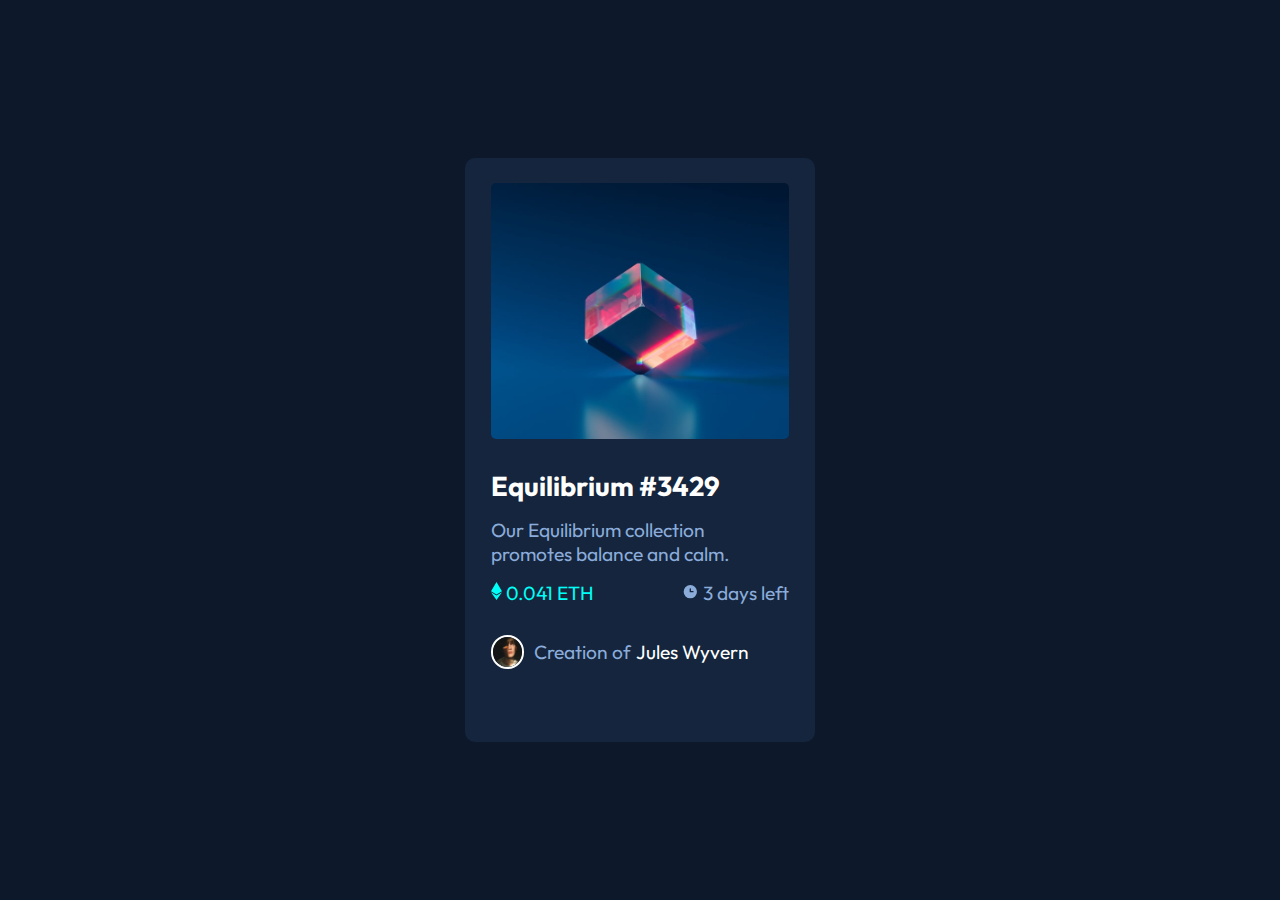
<file: index.html>
<!DOCTYPE html>
<html lang="en">
  <head>
    <meta charset="UTF-8" />
    <meta name="viewport" content="width=device-width, initial-scale=1.0" />
    <title>Preview Card Component</title>
    <link rel="stylesheet" href="style.css" />
    <link rel="preconnect" href="https://fonts.googleapis.com" />
    <link rel="preconnect" href="https://fonts.gstatic.com" crossorigin />
    <link
      href="https://fonts.googleapis.com/css2?family=Outfit:wght@100..900&display=swap"
      rel="stylesheet"
    />
  </head>
  <body>
    <main>
      <article class="card">
        <header class="card__header">
          <img
            src="./images/image-equilibrium.jpg"
            alt="image equilibrium"
            class="card__image"
          />
          <div class="card__overlay">
            <img
              src="./images/icon-view.svg"
              alt="View Icon"
              class="card__icon"
            />
          </div>
        </header>

        <section class="card__content">
          <h1 class="card__title">Equilibrium #3429</h1>
          <p class="card__description">
            Our Equilibrium collection promotes balance and calm.
          </p>
          <div class="card__details">
            <div class="card__price">
              <img
                src="./images/icon-ethereum.svg"
                alt="ETH Icon"
                class="card__icon"
              />
              <span>0.041 ETH</span>
            </div>
            <div class="card__time-left">
              <img
                src="./images/icon-clock.svg"
                alt="Clock Icon"
                class="card__icon"
              />
              <span>3 days left</span>
            </div>
          </div>
        </section>
        <div class="card__line"></div>
        <footer class="card__footer">
          <div class="card__creator">
            <img
              src="./images/image-avatar.png"
              alt="Jules Wyvern's Avatar"
              class="card__creator-avatar"
            />
            <span class="card__creator-name"
              >Creation of
              <p>Jules Wyvern</p></span
            >
          </div>
        </footer>
      </article>
    </main>
  </body>
</html>
</file>
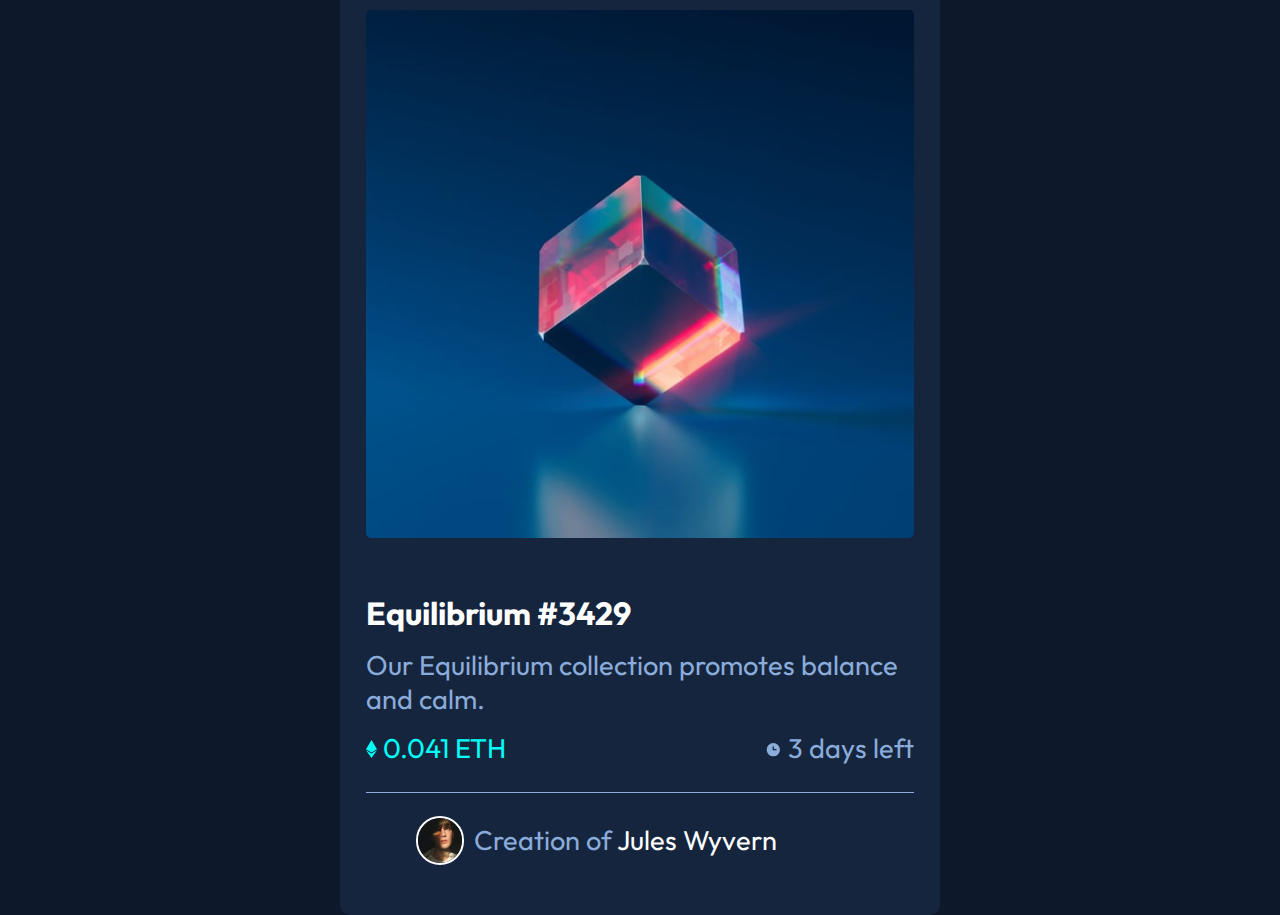
<file: src/index.html>
<!DOCTYPE html>
<html lang="en">
  <head>
    <meta charset="UTF-8" />
    <meta name="viewport" content="width=device-width, initial-scale=1.0" />
    <title>Preview Card Component</title>
    <link rel="stylesheet" href="style.css" />
    <link rel="preconnect" href="https://fonts.googleapis.com" />
    <link rel="preconnect" href="https://fonts.gstatic.com" crossorigin />
    <link
      href="https://fonts.googleapis.com/css2?family=Outfit:wght@100..900&display=swap"
      rel="stylesheet"
    />
  </head>
  <body>
    <main>
      <article class="card">
        <header class="card__header">
          <img
            src="../images/image-equilibrium.jpg"
            alt="image equilibrium"
            class="card__image"
          />
          <div class="card__overlay">
            <img
              src="../images/icon-view.svg"
              alt="View Icon"
              class="card__icon"
            />
          </div>
        </header>

        <section class="card__content">
          <h1 class="card__title">Equilibrium #3429</h1>
          <p class="card__description">
            Our Equilibrium collection promotes balance and calm.
          </p>
          <div class="card__details">
            <div class="card__price">
              <img
                src="../images/icon-ethereum.svg"
                alt="ETH Icon"
                class="card__icon"
              />
              <span>0.041 ETH</span>
            </div>
            <div class="card__time-left">
              <img
                src="../images/icon-clock.svg"
                alt="Clock Icon"
                class="card__icon"
              />
              <span>3 days left</span>
            </div>
          </div>
        </section>
        <div class="card__line"></div>
        <footer class="card__footer">
          <div class="card__creator">
            <img
              src="../images/image-avatar.png"
              alt="Jules Wyvern's Avatar"
              class="card__creator-avatar"
            />
            <span class="card__creator-name"
              >Creation of
              <p>Jules Wyvern</p></span
            >
          </div>
        </footer>
      </article>
    </main>
  </body>
</html>
</file>
<file: style.css>
* {
  margin: 0;
  padding: 0;
}
:root {
  --blue: hsl(216, 50%, 16%);
  --dark-blue: hsl(217, 54%, 11%);
  --white: hsl(0, 0%, 100%);
  --soft-blue: hsl(215, 51%, 70%);
  --cyan: hsl(178, 100%, 50%);
}
body {
  display: flex;
  flex-direction: column;
  align-items: center;
  justify-content: center;
  height: 100vh;
  background-color: var(--dark-blue);
  font-family: 'Outfit', sans-serif;
}
main {
  height: auto;
  padding: 7%;
  box-sizing: border-box;
  margin: 0 auto;
  background-color: var(--blue);
  width: 350px;
  border-radius: 10px;
}
.card {
  width: 100%;
  height: 80%;
  display: flex;
  flex-direction: column;
  align-items: center;
}
.card__header {
  width: 100%;
  height: 60%;
  position: relative;
  margin-bottom: 10%;
}
.card__image {
  width: 100%;
  border-radius: 5px;
  height: 100%;
}

.card__overlay {
  position: absolute;
  top: 0;
  left: 0;
  width: 100%;
  height: 100%;
  background-color: rgba(0, 255, 255, 0.5);
  display: flex;
  align-items: center;
  justify-content: center;
  opacity: 0;
  transition: opacity 0.3s ease;
  border-radius: 10px;
  cursor: pointer;
}
.card__overlay:hover {
  opacity: 1;
}
.card__content {
  display: flex;
  flex-direction: column;
  gap: 15px;
}
.card__title {
  color: var(--white);
  font-size: clamp(1rem, 4vw, 1.7rem);
  cursor: pointer;
}
.card__title:hover {
  color: var(--cyan);
}
.card__description {
  color: var(--soft-blue);
  font-size: clamp(1rem, 4vw, 1.2rem);
}

.card__details {
  display: flex;
  justify-content: space-between;
  margin-bottom: 5%;
  font-size: clamp(1rem, 4vw, 1.2rem);
}
.card__price {
  color: var(--cyan);
}
.card__time-left {
  color: var(--soft-blue);
}
.card__line {
  height: 1px;
  background-color: var(--soft-blue);
  width: 100%;
}
.card__creator {
  display: flex;
  justify-content: flex-start;
  width: 100%;
  align-items: center;
  margin-top: 5%;
}
.card__creator-avatar {
  width: 10%;
  border: 2px solid var(--white);
  border-radius: 50%;
  margin-right: 10px;
}
.card__creator-name {
  display: flex;
  align-items: center;
  color: var(--soft-blue);
  font-size: clamp(1rem, 4vw, 1.2rem);
  p {
    color: var(--white);
    margin-left: 5px;
    cursor: pointer;
  }
  p:hover {
    color: var(--cyan);
  }
}

@media (min-width: 768px) {
  main {
    width: 350px;
    padding: 2%;
  }
}
</file>
<file: src/style.css>
* {
  margin: 0;
  padding: 0;
}
:root {
  --blue: hsl(216, 50%, 16%);
  --dark-blue: hsl(217, 54%, 11%);
  --white: hsl(0, 0%, 100%);
  --soft-blue: hsl(215, 51%, 70%);
  --cyan: hsl(178, 100%, 50%);
}
body {
  display: flex;
  flex-direction: column;
  align-items: center;
  justify-content: center;
  height: 100vh;
  background-color: var(--dark-blue);
  font-family: 'Outfit', sans-serif;
}
main {
  height: auto;
  padding: 7%;
  box-sizing: border-box;
  margin: 0 auto;
  background-color: var(--blue);
  width: 350px;
  border-radius: 10px;
}
.card {
  width: 100%;
  height: 100%;
  display: flex;
  flex-direction: column;
  align-items: center;
}
.card__header {
  width: 100%;
  height: 60%;
  position: relative;
  margin-bottom: 10%;
}
.card__image {
  width: 100%;
  border-radius: 5px;
  height: 100%;
}

.card__overlay {
  position: absolute;
  top: 0;
  left: 0;
  width: 100%;
  height: 100%;
  background-color: rgba(0, 255, 255, 0.5);
  display: flex;
  align-items: center;
  justify-content: center;
  opacity: 0;
  transition: opacity 0.3s ease;
  border-radius: 10px;
  cursor: pointer;
}
.card__overlay:hover {
  opacity: 1;
}
.card__content {
  display: flex;
  flex-direction: column;
  gap: 15px;
}
.card__title {
  color: var(--white);
  font-size: clamp(1rem, 4vw, 2rem);
  cursor: pointer;
}
.card__title:hover {
  color: var(--cyan);
}
.card__description {
  color: var(--soft-blue);
  font-size: clamp(1rem, 4vw, 1.7rem);
}

.card__details {
  display: flex;
  justify-content: space-between;
  margin-bottom: 5%;
  font-size: clamp(1rem, 4vw, 1.7rem);
}
.card__price {
  color: var(--cyan);
}
.card__time-left {
  color: var(--soft-blue);
}
.card__line {
  height: 1px;
  background-color: var(--soft-blue);
  width: 100%;
}
.card__creator {
  display: flex;
  justify-content: flex-start;
  width: 100%;
  align-items: center;
  margin-top: 5%;
}
.card__creator-avatar {
  width: 10%;
  border: 2px solid var(--white);
  border-radius: 50%;
  margin-right: 10px;
}
.card__creator-name {
  display: flex;
  align-items: center;
  color: var(--soft-blue);
  font-size: clamp(1rem, 4vw, 1.7rem);
  p {
    color: var(--white);
    margin-left: 5px;
    cursor: pointer;
  }
  p:hover {
    color: var(--cyan);
  }
}

@media (min-width: 768px) {
  main {
    width: 600px;
    padding: 2%;
  }
}
</file>
